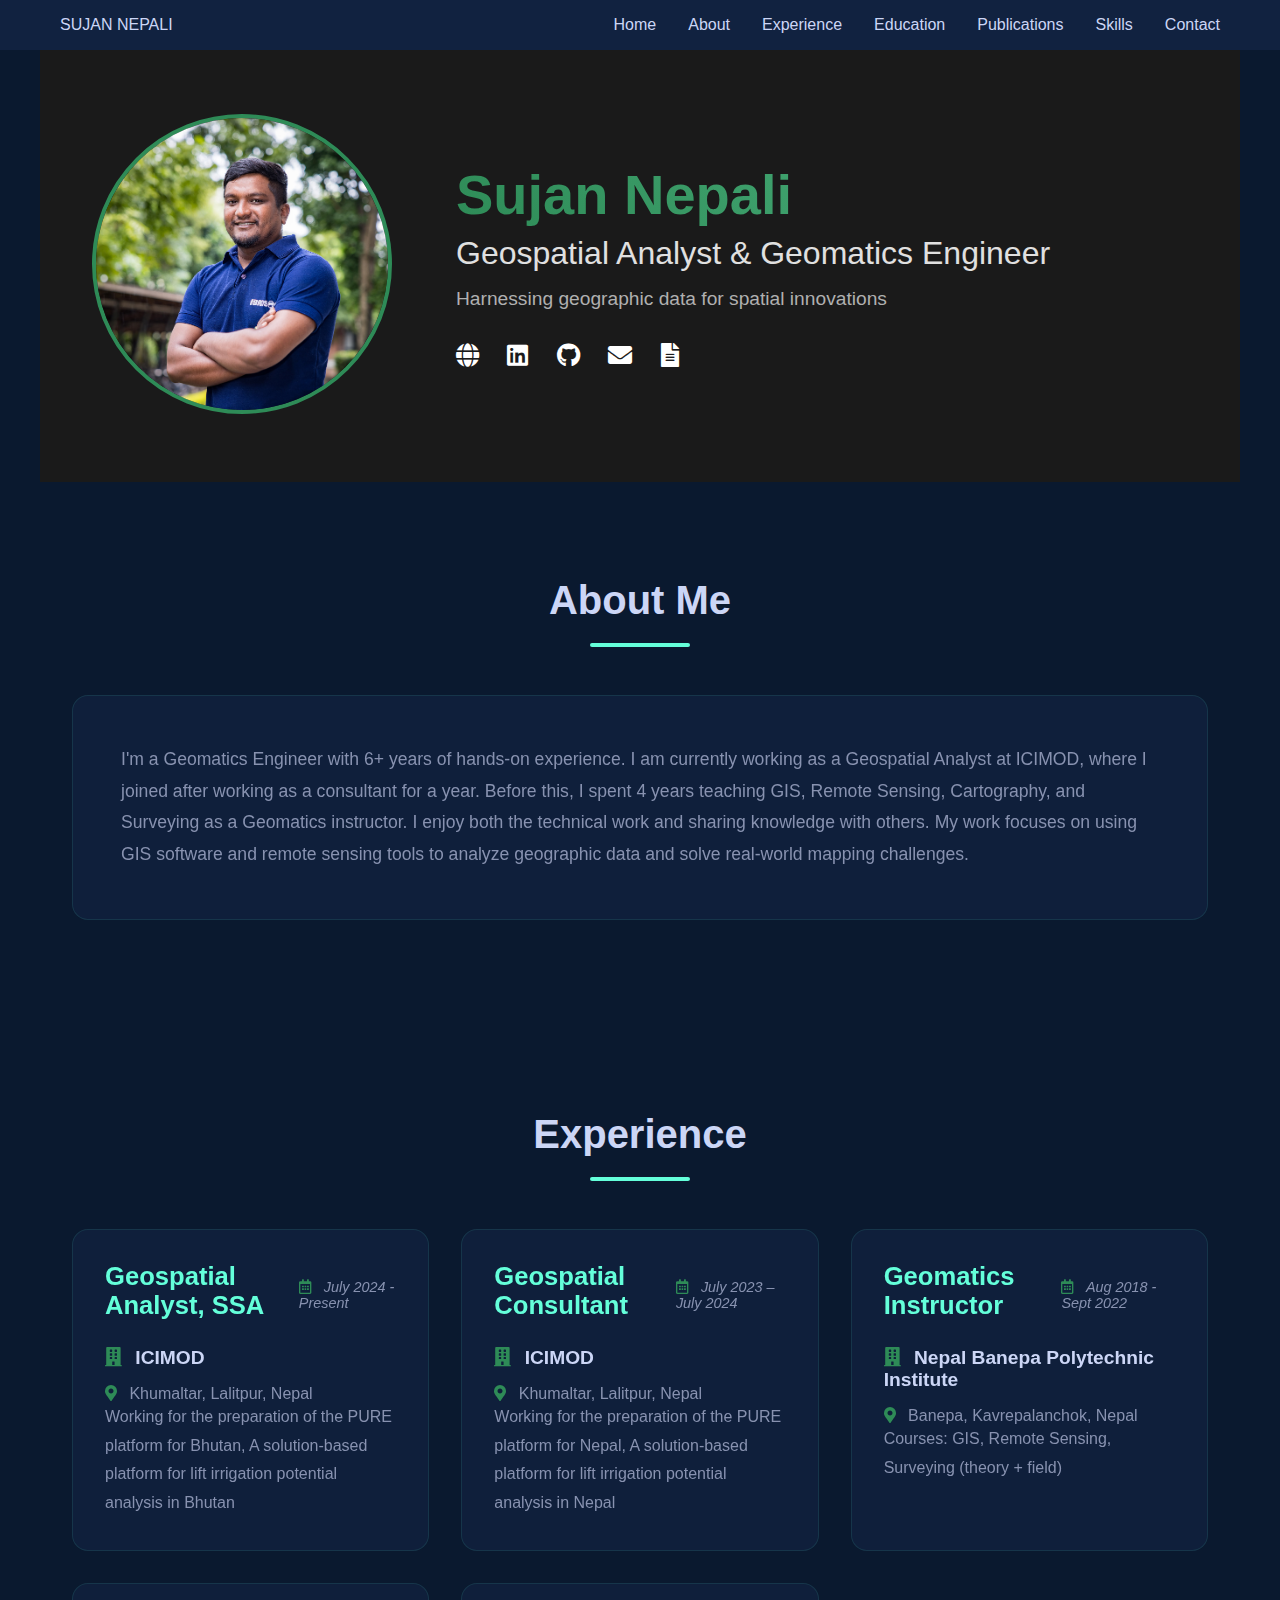
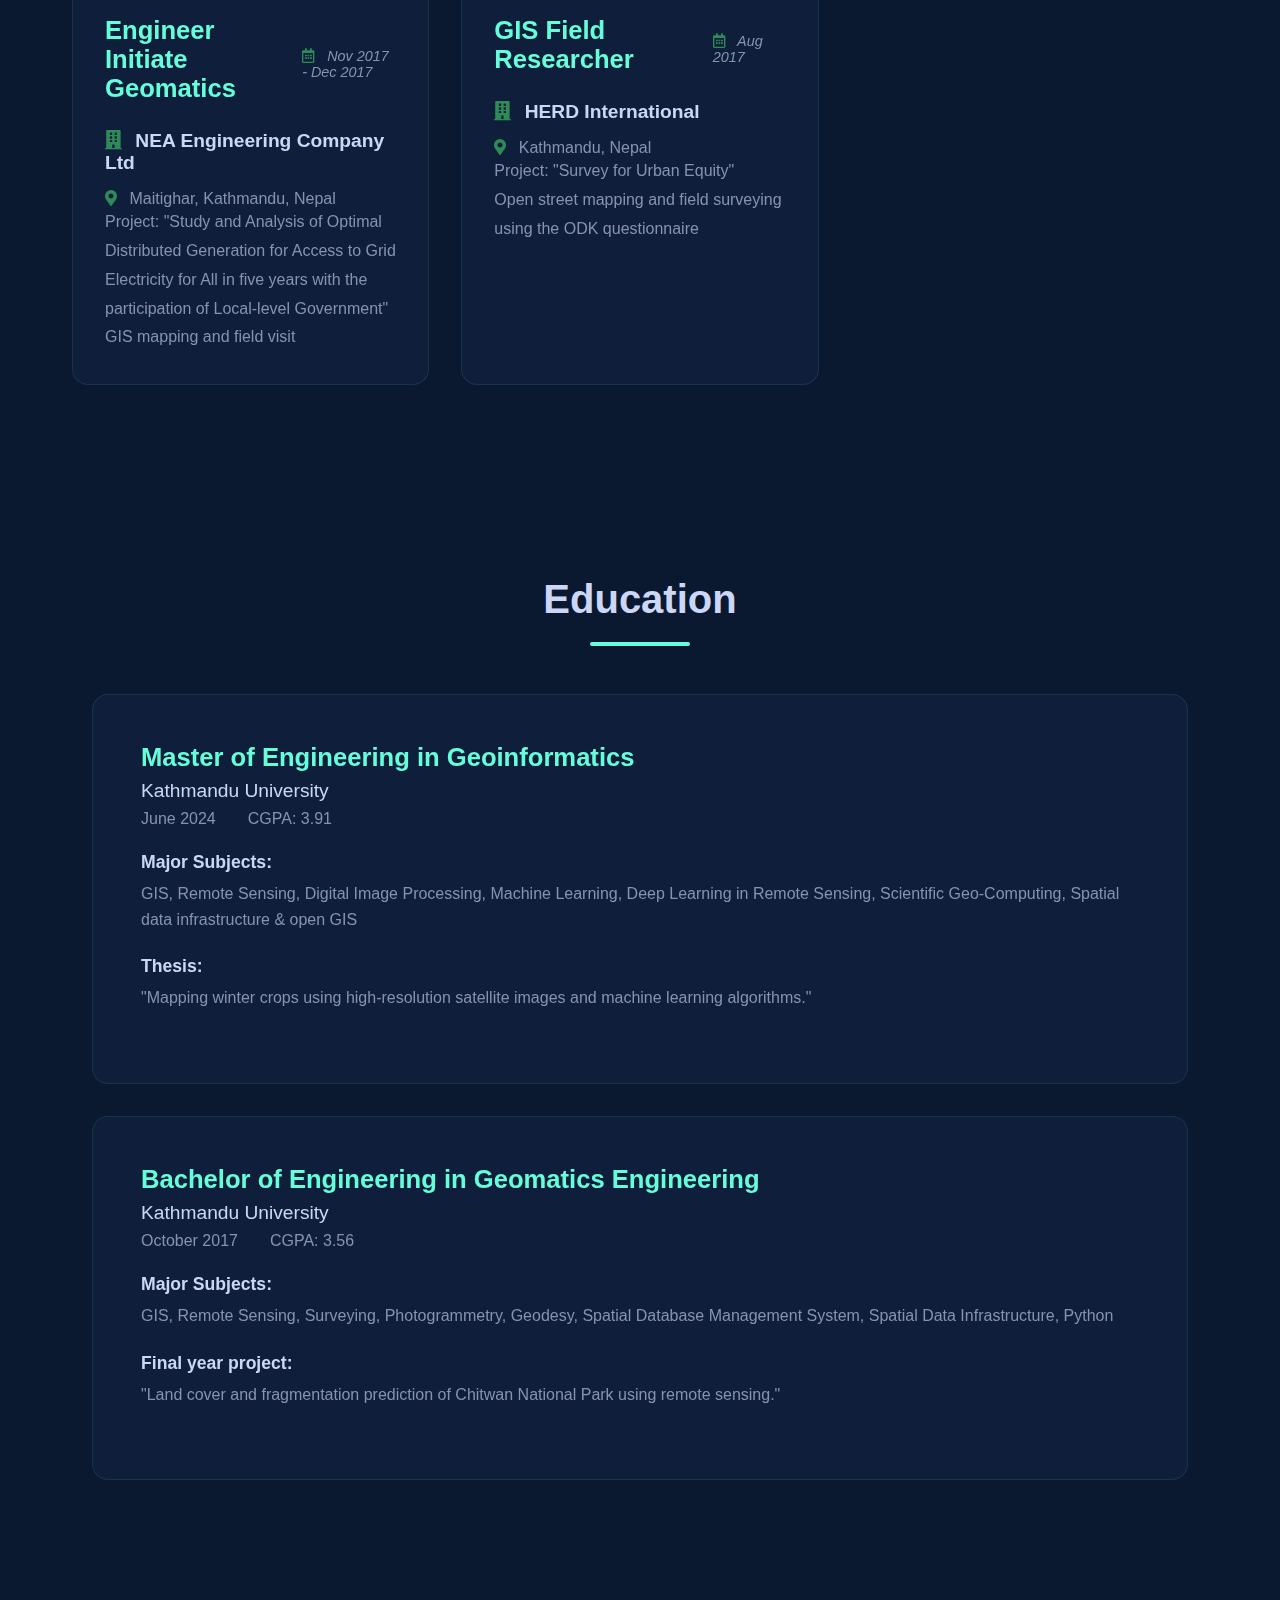
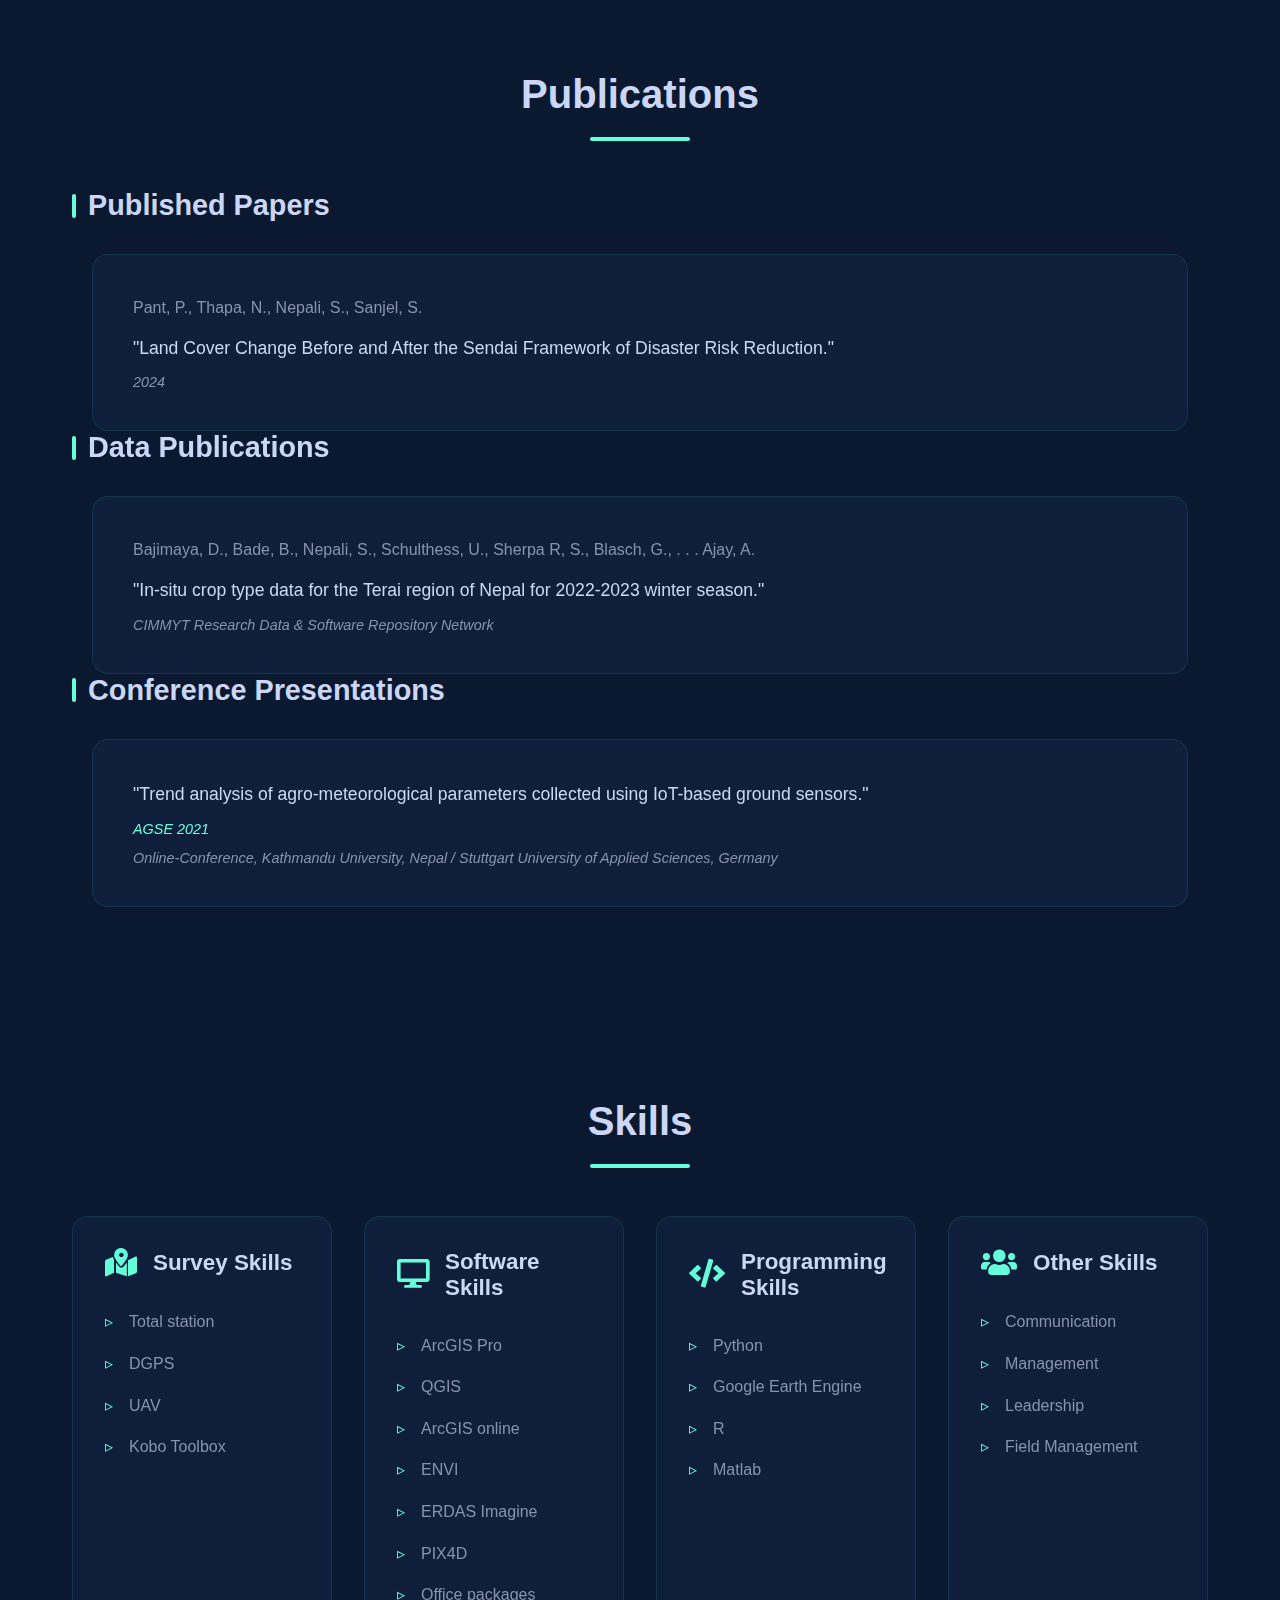
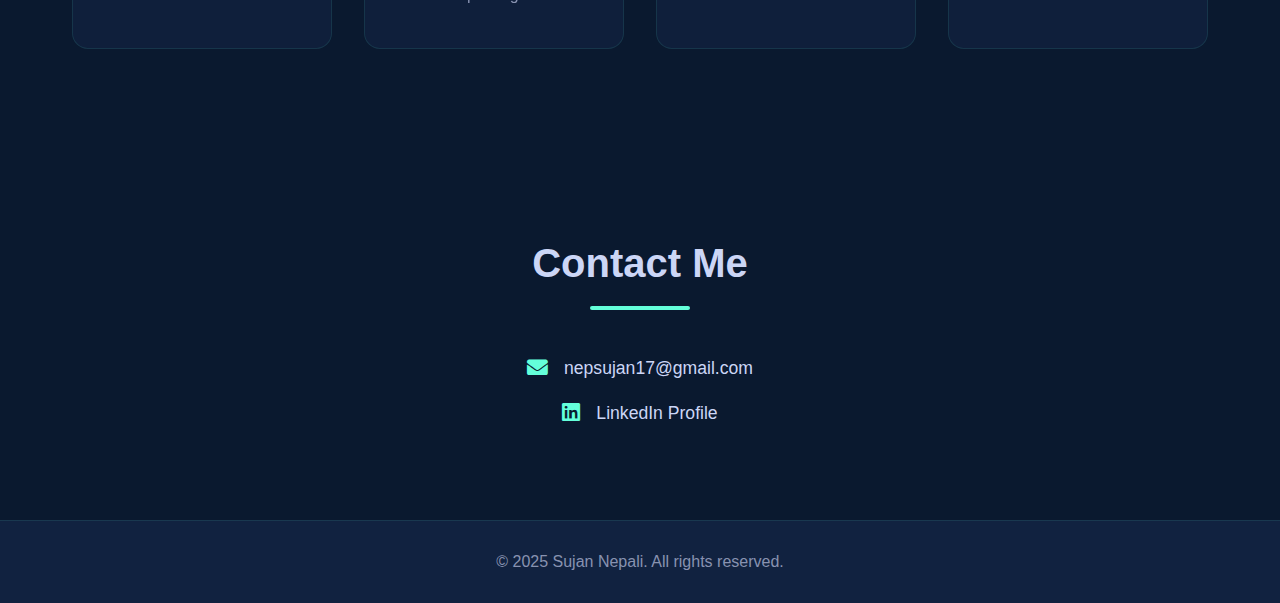
<file: index.html>
<!DOCTYPE html>
<html lang="en">
<head>
    <meta charset="UTF-8">
    <meta name="viewport" content="width=device-width, initial-scale=1.0">
    <title>Sujan Nepali - Portfolio</title>
    <link rel="stylesheet" href="styles.css">
    <!-- Font Awesome for icons -->
    <link rel="stylesheet" href="https://cdnjs.cloudflare.com/ajax/libs/font-awesome/5.15.4/css/all.min.css">
</head>
<body>
    <!-- Header Section -->
    <header>
        <nav>
            <div class="logo">SUJAN NEPALI</div>
            <ul>
                <li><a href="#home">Home</a></li>
                <li><a href="#about">About</a></li>
                <li><a href="#experience">Experience</a></li>
                <li><a href="#education">Education</a></li>
                <li><a href="#publications">Publications</a></li>
                <li><a href="#skills">Skills</a></li>
                <li><a href="#contact">Contact</a></li>
            </ul>
        </nav>
    </header>

    <!-- Hero Section -->
    <section id="home" class="hero">
        <div class="hero-content">
            <div class="hero-image">
                <img src="src/sujan.jpg" alt="Sujan Nepali" class="profile-image">
            </div>
            <div class="hero-text">
                <h1>Sujan Nepali</h1>
                <h2>Geospatial Analyst & Geomatics Engineer</h2>
                <p class="brief-intro">Harnessing geographic data for spatial innovations</p>
                <div class="social-links">
                    <a href="#" title="Website"><i class="fas fa-globe"></i></a>
                    <a href="https://www.linkedin.com/in/sujan-nepali-b45729123/" title="LinkedIn"><i class="fab fa-linkedin"></i></a>
                    <a href="#" title="GitHub"><i class="fab fa-github"></i></a>
                    <a href="mailto:nepsujan17@gmail.com" title="Email"><i class="fas fa-envelope"></i></a>
                    <a href="#" title="Resume"><i class="fas fa-file-alt"></i></a>
                </div>
            </div>
        </div>
    </section>

    <!-- About Section -->
    <section id="about" class="about">
        <h2>About Me</h2>
        <div class="about-content">
            <p>
                I'm a Geomatics Engineer with 6+ years of hands-on experience. I am currently 
                working as a Geospatial Analyst at ICIMOD, where I joined after working as a consultant for a year.

                Before this, I spent 4 years teaching GIS, Remote Sensing, Cartography, and Surveying as 
                a Geomatics instructor. I enjoy both the technical work and sharing knowledge with others.

                My work focuses on using GIS software and remote sensing tools to analyze geographic data 
                and solve real-world mapping challenges.
            </p>
        </div>
    </section>

    <!-- Experience Section -->
    <section id="experience" class="experience">
        <h2>Experience</h2>
        <div class="experience-grid">
            <div class="experience-card">
                <div class="card-content">
                    <div class="experience-header">
                        <h3>Geospatial Analyst, SSA</h3>
                        <span class="duration"><i class="far fa-calendar-alt"></i> July 2024 - Present</span>
                    </div>
                    <h4><i class="fas fa-building"></i> ICIMOD</h4>
                    <p class="location"><i class="fas fa-map-marker-alt"></i> Khumaltar, Lalitpur, Nepal</p>
                    <div class="experience-details">
                        <p>Working for the preparation of the PURE platform for Bhutan, A solution-based platform for lift irrigation potential analysis in Bhutan</p>
                    </div>
                </div>
            </div>

            <div class="experience-card">
                <div class="card-content">
                    <div class="experience-header">
                        <h3>Geospatial Consultant</h3>
                        <span class="duration"><i class="far fa-calendar-alt"></i> July 2023 – July 2024</span>
                    </div>
                    <h4><i class="fas fa-building"></i> ICIMOD</h4>
                    <p class="location"><i class="fas fa-map-marker-alt"></i> Khumaltar, Lalitpur, Nepal</p>
                    <div class="experience-details">
                        <p>Working for the preparation of the PURE platform for Nepal, A solution-based platform for lift irrigation potential analysis in Nepal</p>
                    </div>
                </div>
            </div>

            <div class="experience-card">
                <div class="card-content">
                    <div class="experience-header">
                        <h3>Geomatics Instructor</h3>
                        <span class="duration"><i class="far fa-calendar-alt"></i> Aug 2018 - Sept 2022</span>
                    </div>
                    <h4><i class="fas fa-building"></i> Nepal Banepa Polytechnic Institute</h4>
                    <p class="location"><i class="fas fa-map-marker-alt"></i> Banepa, Kavrepalanchok, Nepal</p>
                    <div class="experience-details">
                        <p>Courses: GIS, Remote Sensing, Surveying (theory + field)</p>
                    </div>
                </div>
            </div>

            <div class="experience-card">
                <div class="card-content">
                    <div class="experience-header">
                        <h3>Engineer Initiate Geomatics</h3>
                        <span class="duration"><i class="far fa-calendar-alt"></i> Nov 2017 - Dec 2017</span>
                    </div>
                    <h4><i class="fas fa-building"></i> NEA Engineering Company Ltd</h4>
                    <p class="location"><i class="fas fa-map-marker-alt"></i> Maitighar, Kathmandu, Nepal</p>
                    <div class="experience-details">
                        <p>Project: "Study and Analysis of Optimal Distributed Generation for Access to Grid Electricity for All in five years with the participation of Local-level Government"<br>
                        GIS mapping and field visit</p>
                    </div>
                </div>
            </div>

            <div class="experience-card">
                <div class="card-content">
                    <div class="experience-header">
                        <h3>GIS Field Researcher</h3>
                        <span class="duration"><i class="far fa-calendar-alt"></i> Aug 2017</span>
                    </div>
                    <h4><i class="fas fa-building"></i> HERD International</h4>
                    <p class="location"><i class="fas fa-map-marker-alt"></i> Kathmandu, Nepal</p>
                    <div class="experience-details">
                        <p>Project: "Survey for Urban Equity"<br>
                        Open street mapping and field surveying using the ODK questionnaire</p>
                    </div>
                </div>
            </div>
        </div>
    </section>

    <!-- Education Section -->
    <section id="education" class="education">
        <h2>Education</h2>
        <div class="education-grid">
            <div class="education-card">
                <div class="education-header">
                    <h3>Master of Engineering in Geoinformatics</h3>
                    <p class="university">Kathmandu University</p>
                    <div class="edu-meta">
                        <span class="year">June 2024</span>
                        <span class="gpa">CGPA: 3.91</span>
                    </div>
                </div>
                <div class="education-content">
                    <div class="major-subjects">
                        <h4>Major Subjects:</h4>
                        <p>GIS, Remote Sensing, Digital Image Processing, Machine Learning, Deep Learning in Remote Sensing, Scientific Geo-Computing, Spatial data infrastructure & open GIS</p>
                    </div>
                    <div class="thesis">
                        <h4>Thesis:</h4>
                        <p>"Mapping winter crops using high-resolution satellite images and machine learning algorithms."</p>
                    </div>
                </div>
            </div>

            <div class="education-card">
                <div class="education-header">
                    <h3>Bachelor of Engineering in Geomatics Engineering</h3>
                    <p class="university">Kathmandu University</p>
                    <div class="edu-meta">
                        <span class="year">October 2017</span>
                        <span class="gpa">CGPA: 3.56</span>
                    </div>
                </div>
                <div class="education-content">
                    <div class="major-subjects">
                        <h4>Major Subjects:</h4>
                        <p>GIS, Remote Sensing, Surveying, Photogrammetry, Geodesy, Spatial Database Management System, Spatial Data Infrastructure, Python</p>
                    </div>
                    <div class="thesis">
                        <h4>Final year project:</h4>
                        <p>"Land cover and fragmentation prediction of Chitwan National Park using remote sensing."</p>
                    </div>
                </div>
            </div>
        </div>
    </section>

    <!-- Publications Section -->
    <section id="publications" class="publications">
        <h2>Publications</h2>
        <div class="publications-container">
            <!-- Published Papers -->
            <div class="pub-category">
                <h3>Published Papers</h3>
                <div class="pub-card">
                    <div class="pub-content">
                        <p class="authors">Pant, P., Thapa, N., Nepali, S., Sanjel, S.</p>
                        <p class="title">"Land Cover Change Before and After the Sendai Framework of Disaster Risk Reduction."</p>
                        <p class="year">2024</p>
                    </div>
                </div>
            </div>

            <!-- Data Publications -->
            <div class="pub-category">
                <h3>Data Publications</h3>
                <div class="pub-card">
                    <div class="pub-content">
                        <p class="authors">Bajimaya, D., Bade, B., Nepali, S., Schulthess, U., Sherpa R, S., Blasch, G., . . . Ajay, A.</p>
                        <p class="title">"In-situ crop type data for the Terai region of Nepal for 2022-2023 winter season."</p>
                        <p class="publisher">CIMMYT Research Data & Software Repository Network</p>
                    </div>
                </div>
            </div>

            <!-- Conference Presentations -->
            <div class="pub-category">
                <h3>Conference Presentations</h3>
                <div class="pub-card">
                    <div class="pub-content">
                        <p class="title">"Trend analysis of agro-meteorological parameters collected using IoT-based ground sensors."</p>
                        <p class="conference">AGSE 2021</p>
                        <p class="venue">Online-Conference, Kathmandu University, Nepal / Stuttgart University of Applied Sciences, Germany</p>
                    </div>
                </div>
            </div>
        </div>
    </section>

    <!-- Skills Section -->
    <section id="skills" class="skills">
        <h2>Skills</h2>
        <div class="skills-container">
            <div class="skill-card">
                <div class="skill-header">
                    <i class="fas fa-map-marked-alt"></i>
                    <h3>Survey Skills</h3>
                </div>
                <div class="skill-content">
                    <ul>
                        <li>Total station</li>
                        <li>DGPS</li>
                        <li>UAV</li>
                        <li>Kobo Toolbox</li>
                    </ul>
                </div>
            </div>

            <div class="skill-card">
                <div class="skill-header">
                    <i class="fas fa-desktop"></i>
                    <h3>Software Skills</h3>
                </div>
                <div class="skill-content">
                    <ul>
                        <li>ArcGIS Pro</li>
                        <li>QGIS</li>
                        <li>ArcGIS online</li>
                        <li>ENVI</li>
                        <li>ERDAS Imagine</li>
                        <li>PIX4D</li>
                        <li>Office packages</li>
                    </ul>
                </div>
            </div>

            <div class="skill-card">
                <div class="skill-header">
                    <i class="fas fa-code"></i>
                    <h3>Programming Skills</h3>
                </div>
                <div class="skill-content">
                    <ul>
                        <li>Python</li>
                        <li>Google Earth Engine</li>
                        <li>R</li>
                        <li>Matlab</li>
                    </ul>
                </div>
            </div>

            <div class="skill-card">
                <div class="skill-header">
                    <i class="fas fa-users"></i>
                    <h3>Other Skills</h3>
                </div>
                <div class="skill-content">
                    <ul>
                        <li>Communication</li>
                        <li>Management</li>
                        <li>Leadership</li>
                        <li>Field Management</li>
                    </ul>
                </div>
            </div>
        </div>
    </section>

    <!-- Contact Section -->
    <section id="contact" class="contact">
        <h2>Contact Me</h2>
        <div class="contact-info">
            <div class="contact-item">
                <i class="fas fa-envelope"></i>
                <a href="mailto:nepsujan17@gmail.com">nepsujan17@gmail.com</a>
            </div>
            <div class="contact-item">
                <i class="fab fa-linkedin"></i>
                <a href="https://www.linkedin.com/in/sujan-nepali-b45729123/">LinkedIn Profile</a>
            </div>
        </div>
    </section>

    <!-- Footer -->
    <footer>
        <p>&copy; 2025 Sujan Nepali. All rights reserved.</p>
    </footer>
</body>
</html>
</file>
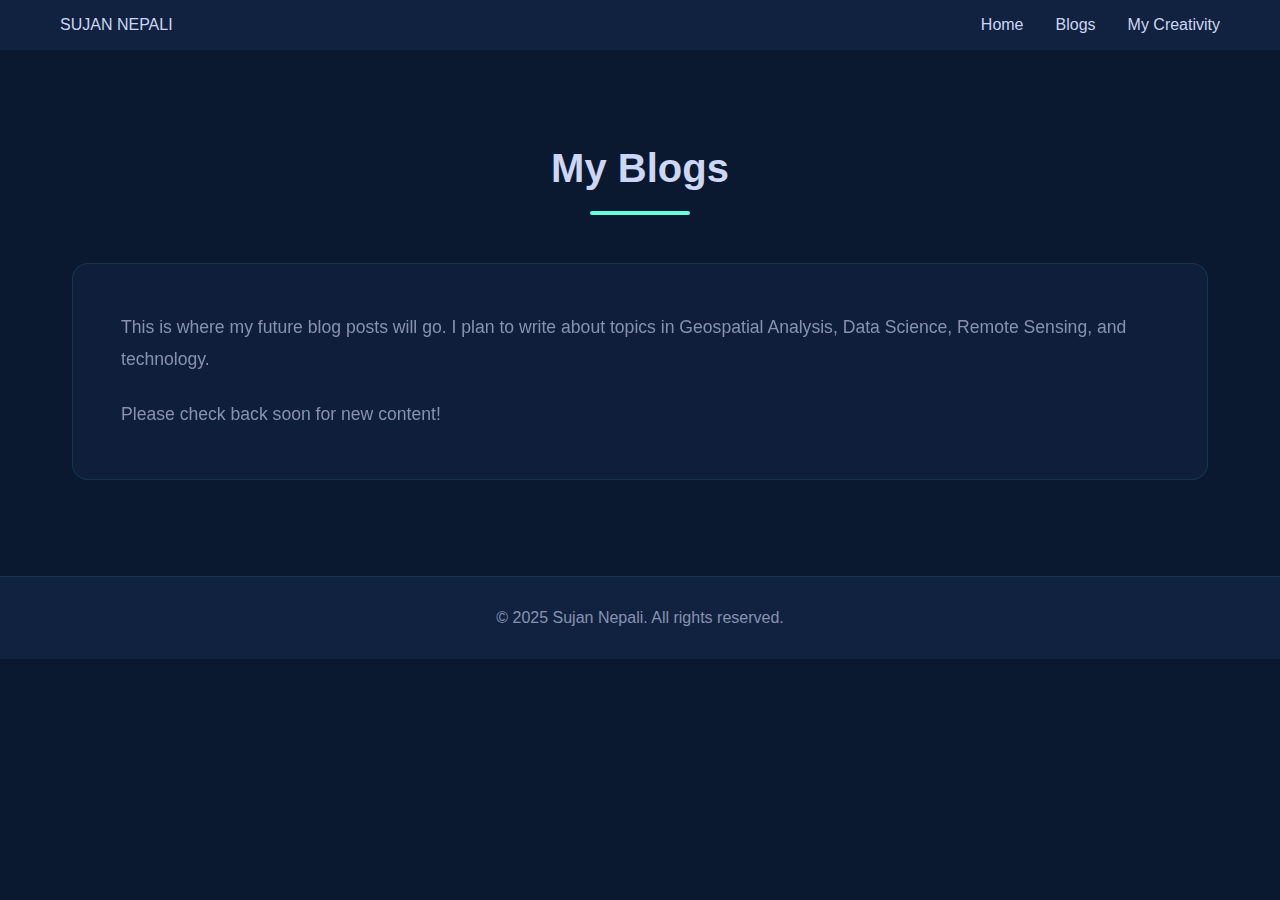
<file: blogs.html>
<!DOCTYPE html>
<html lang="en">
<head>
    <meta charset="UTF-8">
    <meta name="viewport" content="width=device-width, initial-scale=1.0">
    <title>Blogs - Sujan Nepali</title>
    <link rel="stylesheet" href="styles.css">
    <!-- Icon Libraries -->
    <link rel="stylesheet" href="https://cdnjs.cloudflare.com/ajax/libs/font-awesome/5.15.4/css/all.min.css">
    <link rel="stylesheet" href="https://cdn.jsdelivr.net/npm/bootstrap-icons@1.10.0/font/bootstrap-icons.css">
</head>
<body>

    <!-- Header Section -->
    <header>
        <nav>
            <div class="logo">SUJAN NEPALI</div>
            <ul>
                <!-- Link back to the main page -->
                <li><a href="index.html">Home</a></li>
                <!-- Link to this page (can be styled as active) -->
                <li><a href="blogs.html">Blogs</a></li>
                <!-- Link to this page (can be styled as active) -->
                <li><a href="mycreativity.html">My Creativity</a></li>
            </ul>
        </nav>
    </header>

    <!-- Main Content for the Blogs Page -->
    <main>
        <section id="blogs-content" class="about"> <!-- Reuse 'about' style for consistency -->
            <h2>My Blogs</h2>
            <div class="about-content">
                <p>
                    This is where my future blog posts will go. I plan to write about topics in Geospatial Analysis,
                    Data Science, Remote Sensing, and technology. 
                </p>
                <p>
                    Please check back soon for new content!
                </p>
            </div>
        </section>
    </main>
    
    <!-- Footer -->
    <footer>
        <p>© 2025 Sujan Nepali. All rights reserved.</p>
    </footer>

</body>
</html>
</file>
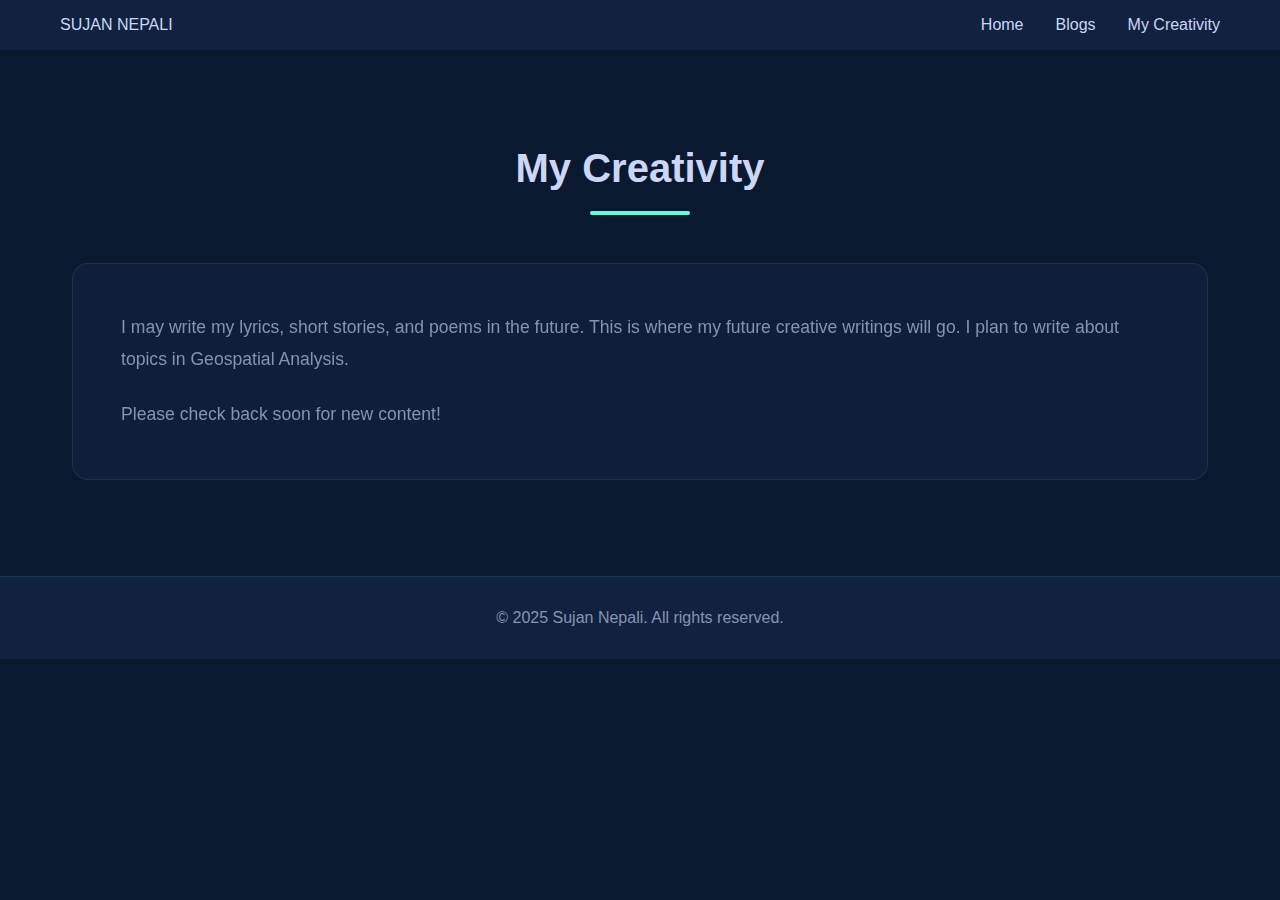
<file: mycreativity.html>
<!DOCTYPE html>
<html lang="en">
<head>
    <meta charset="UTF-8">
    <meta name="viewport" content="width=device-width, initial-scale=1.0">
    <title>My Creativity - Sujan Nepali</title>
    <link rel="stylesheet" href="styles.css">
    <!-- Icon Libraries -->
    <link rel="stylesheet" href="https://cdnjs.cloudflare.com/ajax/libs/font-awesome/5.15.4/css/all.min.css">
    <link rel="stylesheet" href="https://cdn.jsdelivr.net/npm/bootstrap-icons@1.10.0/font/bootstrap-icons.css">
</head>
<body>

    <!-- Header Section -->
    <header>
        <nav>
            <div class="logo">SUJAN NEPALI</div>
            <ul>
                <!-- Link back to the main page -->
                <li><a href="index.html">Home</a></li>
                <!-- Link to this page (can be styled as active) -->
                <li><a href="blogs.html">Blogs</a></li>
                <!-- Link to this page (can be styled as active) -->
                <li><a href="mycreativity.html">My Creativity</a></li>
            </ul>
        </nav>
    </header>

    <!-- Main Content for the My creativity Page -->
    <main>
        <section id="blogs-content" class="about"> <!-- Reuse 'about' style for consistency -->
            <h2>My Creativity</h2>
            <div class="about-content">
                <p>
                    I may write my lyrics, short stories, and poems in the future.
                    This is where my future creative writings will go. I plan to write about topics in Geospatial Analysis.
                </p>
                <p>
                    Please check back soon for new content!
                </p>
            </div>
        </section>
    </main>
    
    <!-- Footer -->
    <footer>
        <p>© 2025 Sujan Nepali. All rights reserved.</p>
    </footer>

</body>
</html>
</file>
<file: styles.css>
/* Base Styles */
* {
    margin: 0;
    padding: 0;
    box-sizing: border-box;
}

:root {
    --bg-primary: #0a192f;    /* Dark navy background */
    --bg-secondary: #112240;  /* Lighter navy for sections */
    --text-primary: #ccd6f6;  /* Soft white for main text */
    --text-secondary: #8892b0; /* Muted blue-gray for secondary text */
    --accent: #64ffda;        /* Mint green for accents */
    --card-bg: rgba(17, 34, 64, 0.7); /* Semi-transparent navy for cards */
}

body {
    background-color: var(--bg-primary);
    color: var(--text-primary);
    margin: 0;
    padding: 0;
    font-family: Arial, sans-serif;
}

/* Header & Navigation */
header {
    background-color: var(--bg-secondary);
    padding: 1rem 0;
    position: sticky;
    top: 0;
    z-index: 100;
}

nav {
    max-width: 1200px;
    margin: 0 auto;
    padding: 0 20px;
    display: flex;
    justify-content: space-between;
    align-items: center;
}

nav ul {
    display: flex;
    list-style: none;
    gap: 2rem;
}

nav a {
    color: var(--text-primary);
    text-decoration: none;
}

/* Sections */
section {
    padding: 80px 0;
    max-width: 1200px;
    margin: 0 auto;
    padding: 0 20px;
}

/* Hero Section */ 
.hero {
    background-color: #1a1a1a;
    color: white;
    padding: 4rem 2rem;
}

.hero-content {
    max-width: 1200px;
    margin: 0 auto;
    padding: 0 20px;
    display: flex;
    align-items: center;
    gap: 4rem;
}

.hero-image {
    flex-shrink: 0;
}

.profile-image {
    width: 300px;
    height: 300px;
    border-radius: 50%;
    object-fit: cover;
    border: 4px solid #2e8b57;
}

.hero-text {
    flex-grow: 1;
}

.hero-text h1 {
    font-size: 3.5rem;
    margin: 0;
    background: linear-gradient(45deg, #2e8b57, #4fb783);
    -webkit-background-clip: text;
    -webkit-text-fill-color: transparent;
}

.hero-text h2 {
    font-size: 2rem;
    margin: 0.5rem 0;
    color: #e0e0e0;
    font-weight: normal;
}

.brief-intro {
    font-size: 1.2rem;
    color: #b0b0b0;
    margin: 1rem 0;
}

.social-links {
    margin-top: 2rem;
}

.social-links a {
    color: white;
    font-size: 1.5rem;
    margin-right: 1.5rem;
    transition: color 0.3s ease;
}

.social-links a:hover {
    color: #2e8b57;
}

/* Experience Cards */
.experience {
    padding: 6rem 2rem;
    background-color: var(--bg-primary);
}

.experience h2 {
    font-size: 2.5rem;
    color: var(--text-primary);
    margin-bottom: 3rem;
    text-align: center;
    position: relative;
}

.experience h2:after {
    content: '';
    display: block;
    width: 100px;
    height: 4px;
    background: var(--accent);
    margin: 20px auto;
    border-radius: 2px;
}

.experience-grid {
    display: grid;
    grid-template-columns: repeat(auto-fit, minmax(300px, 1fr));
    gap: 2rem;
    max-width: 1200px;
    margin: 0 auto;
}

.experience-card {
    background: var(--card-bg);
    border-radius: 16px;
    padding: 2rem;
    border: 1px solid rgba(100, 255, 218, 0.1);
    transition: transform 0.3s ease, box-shadow 0.3s ease;
    backdrop-filter: blur(10px);
}

.experience-card:hover {
    transform: translateY(-5px);
    box-shadow: 0 10px 20px rgba(0, 0, 0, 0.2);
    border-color: var(--accent);
}

.experience-header {
    display: flex;
    justify-content: space-between;
    align-items: center;
    margin-bottom: 1.2rem;
}

.experience-header h3 {
    font-size: 1.6rem;
    color: var(--accent);
    margin-bottom: 0.5rem;
}

.duration {
    color: var(--text-secondary);
    font-size: 0.9rem;
    font-style: italic;
}

.card-content h4 {
    color: var(--text-primary);
    font-size: 1.2rem;
    margin: 1rem 0;
}

.location {
    color: var(--text-secondary);
}

.experience-details p {
    color: var(--text-secondary);
    line-height: 1.8;
}

.experience-card i {
    margin-right: 0.5rem;
    color: #2e8b57;
}

/* Contact Section */
.contact {
    padding: 6rem 2rem;
    background-color: var(--bg-primary);
    text-align: center;
}

.contact h2 {
    font-size: 2.5rem;
    color: var(--text-primary);
    margin-bottom: 3rem;
    position: relative;
}

.contact h2:after {
    content: '';
    display: block;
    width: 100px;
    height: 4px;
    background: var(--accent);
    margin: 20px auto;
    border-radius: 2px;
}

.contact-content {
    max-width: 1200px;
    margin: 0 auto;
    padding: 0 20px;
    background: var(--card-bg);
    padding: 3rem;
    border-radius: 16px;
    border: 1px solid rgba(100, 255, 218, 0.1);
    backdrop-filter: blur(10px);
}

.contact-info {
    display: flex;
    flex-direction: column;
    align-items: center;
    gap: 1.5rem;
}

.contact-item {
    display: flex;
    align-items: center;
    gap: 1rem;
    transition: transform 0.3s ease;
}

.contact-item:hover {
    transform: translateY(-2px);
}

.contact-item a {
    color: var(--text-primary);
    text-decoration: none;
    font-size: 1.1rem;
    transition: color 0.3s ease;
}

.contact-item a:hover {
    color: var(--accent);
}

.contact-item i {
    color: var(--accent);
    font-size: 1.3rem;
}

/* Buttons */
.cta-buttons {
    display: flex;
    gap: 1.5rem;
    margin-top: 2.5rem;
    justify-content: center;
}

.primary-btn, .secondary-btn {
    padding: 1rem 2rem;
    border-radius: 8px;
    font-size: 1.1rem;
    font-weight: 600;
    text-decoration: none;
    transition: all 0.3s ease;
    position: relative;
    overflow: hidden;
}

.primary-btn {
    background-color: var(--accent);
    color: var(--bg-primary);
}

.primary-btn:hover {
    background-color: transparent;
    color: var(--accent);
    box-shadow: 0 0 20px rgba(100, 255, 218, 0.3);
}

.secondary-btn {
    border: 2px solid var(--accent);
    color: var(--accent);
}

.secondary-btn:hover {
    background-color: rgba(100, 255, 218, 0.1);
    box-shadow: 0 0 20px rgba(100, 255, 218, 0.3);
}

/* Footer */
footer {
    background-color: var(--bg-secondary);
    color: var(--text-secondary);
    text-align: center;
    padding: 2rem;
    margin-top: 0;
    border-top: 1px solid rgba(100, 255, 218, 0.1);
}

/* Headings */
h1, h2, h3, h4 {
    color: var(--text-primary);
    margin: 0;
}

.tagline {
    color: var(--accent);
    font-size: 1.2rem;
}

/* About Section Spacing */
.about-content {
    max-width: 1200px;
    margin: 0 auto;
    padding: 0 20px;
    line-height: 1.8;  /* Increased line height for better text spacing */
}

/* About Section */
.about {
    padding: 6rem 2rem;
    background-color: var(--bg-primary);
}

.about h2 {
    font-size: 2.5rem;
    color: var(--text-primary);
    text-align: center;
    margin-bottom: 3rem;
    position: relative;
}

.about h2:after {
    content: '';
    display: block;
    width: 100px;
    height: 4px;
    background: var(--accent);
    margin: 20px auto;
    border-radius: 2px;
}

.about-content {
    background: var(--card-bg);
    padding: 3rem;
    border-radius: 16px;
    border: 1px solid rgba(100, 255, 218, 0.1);
    backdrop-filter: blur(10px);
}

.about-content p {
    color: var(--text-secondary);
    line-height: 1.8;
    margin-bottom: 1.5rem;
    font-size: 1.1rem;
}

.about-content p:last-child {
    margin-bottom: 0;
}

/* Responsive design */
@media (max-width: 768px) {
    .hero-content {
        flex-direction: column;
        text-align: center;
        gap: 2rem;
    }

    .profile-image {
        width: 200px;
        height: 200px;
    }

    .hero-text h1 {
        font-size: 2.5rem;
    }

    .hero-text h2 {
        font-size: 1.5rem;
    }

    .experience-header {
        flex-direction: column;
        align-items: flex-start;
        gap: 0.5rem;
    }
}

/* Education Section */
.education {
    padding: 6rem 2rem;
    background-color: var(--bg-primary);
}

.education h2 {
    font-size: 2.5rem;
    color: var(--text-primary);
    margin-bottom: 3rem;
    text-align: center;
    position: relative;
}

.education h2:after {
    content: '';
    display: block;
    width: 100px;
    height: 4px;
    background: var(--accent);
    margin: 20px auto;
    border-radius: 2px;
}

.education-grid {
    display: grid;
    grid-template-columns: 1fr;
    gap: 2rem;
    max-width: 1200px;
    margin: 0 auto;
}

.education-card {
    background: var(--card-bg);
    border-radius: 16px;
    padding: 2.5rem;
    border: 1px solid rgba(100, 255, 218, 0.1);
    transition: transform 0.3s ease, box-shadow 0.3s ease;
    backdrop-filter: blur(10px);
    margin: 0 20px;
}

.education-card:hover {
    transform: translateY(-5px);
    box-shadow: 0 10px 20px rgba(0, 0, 0, 0.2);
    border-color: var(--accent);
}

.education-header h3 {
    font-size: 1.6rem;
    color: var(--accent);
    margin-bottom: 0.5rem;
}

.university {
    color: var(--text-primary);
    font-size: 1.2rem;
    margin-bottom: 0.5rem;
}

.edu-meta {
    display: flex;
    gap: 2rem;
    color: var(--text-secondary);
    font-size: 1rem;
    margin-bottom: 1.5rem;
}

.education-content {
    margin-top: 1.5rem;
}

.major-subjects, .thesis {
    margin-bottom: 1.5rem;
}

.education-content h4 {
    color: var(--text-primary);
    font-size: 1.1rem;
    margin-bottom: 0.5rem;
}

.education-content p {
    color: var(--text-secondary);
    line-height: 1.6;
}

/* Media Query for larger screens */
@media (min-width: 768px) {
    .education-card {
        padding: 3rem;
    }
}

/* Publications Section */
.publications {
    padding: 6rem 2rem;
    background-color: var(--bg-primary);
}

.publications h2 {
    font-size: 2.5rem;
    color: var(--text-primary);
    margin-bottom: 3rem;
    text-align: center;
    position: relative;
}

.publications h2:after {
    content: '';
    display: block;
    width: 100px;
    height: 4px;
    background: var(--accent);
    margin: 20px auto;
    border-radius: 2px;
}

.publications-container {
    max-width: 1200px;
    margin: 0 auto;
}

.pub-category {
    display: flex;
    flex-direction: column;
    gap: 1.5rem;
}

.pub-category h3 {
    font-size: 1.8rem;
    color: var(--text-primary);
    position: relative;
    padding-left: 1rem;
    margin-bottom: 0.5rem;
}

.pub-category h3:before {
    content: '';
    position: absolute;
    left: 0;
    top: 50%;
    transform: translateY(-50%);
    width: 4px;
    height: 24px;
    background-color: var(--accent);
    border-radius: 2px;
}

.pub-card {
    background: var(--card-bg);
    border-radius: 16px;
    padding: 2rem;
    border: 1px solid rgba(100, 255, 218, 0.1);
    transition: transform 0.3s ease, box-shadow 0.3s ease;
    backdrop-filter: blur(10px);
    margin: 0 20px;
}

.pub-card:hover {
    transform: translateY(-5px);
    box-shadow: 0 10px 20px rgba(0, 0, 0, 0.2);
    border-color: var(--accent);
}

.pub-content {
    display: flex;
    flex-direction: column;
    gap: 0.8rem;
}

.pub-content .authors {
    color: var(--text-secondary);
    font-size: 1rem;
    line-height: 1.6;
}

.pub-content .title {
    color: var(--text-primary);
    font-size: 1.1rem;
    font-weight: 500;
    line-height: 1.6;
}

.pub-content .year,
.pub-content .publisher,
.pub-content .conference,
.pub-content .venue {
    color: var(--text-secondary);
    font-size: 0.9rem;
    font-style: italic;
}

.pub-content .conference {
    color: var(--accent);
    font-weight: 500;
}

/* Media Query for larger screens */
@media (min-width: 768px) {
    .pub-card {
        padding: 2.5rem;
    }
}

/* Skills Section */
.skills {
    padding: 6rem 2rem;
    background-color: var(--bg-primary);
}

.skills h2 {
    font-size: 2.5rem;
    color: var(--text-primary);
    margin-bottom: 3rem;
    text-align: center;
    position: relative;
}

.skills h2:after {
    content: '';
    display: block;
    width: 100px;
    height: 4px;
    background: var(--accent);
    margin: 20px auto;
    border-radius: 2px;
}

.skills-container {
    display: grid;
    grid-template-columns: repeat(auto-fit, minmax(250px, 1fr));
    gap: 2rem;
    max-width: 1200px;
    margin: 0 auto;
}

.skill-card {
    background: var(--card-bg);
    border-radius: 16px;
    padding: 2rem;
    border: 1px solid rgba(100, 255, 218, 0.1);
    transition: transform 0.3s ease, box-shadow 0.3s ease;
    backdrop-filter: blur(10px);
}

.skill-card:hover {
    transform: translateY(-5px);
    box-shadow: 0 10px 20px rgba(0, 0, 0, 0.2);
    border-color: var(--accent);
}

.skill-header {
    display: flex;
    align-items: center;
    gap: 1rem;
    margin-bottom: 1.5rem;
}

.skill-header i {
    font-size: 1.8rem;
    color: var(--accent);
}

.skill-header h3 {
    font-size: 1.4rem;
    color: var(--text-primary);
}

.skill-content ul {
    list-style: none;
    padding: 0;
}

.skill-content li {
    color: var(--text-secondary);
    padding: 0.5rem 0;
    position: relative;
    padding-left: 1.5rem;
    line-height: 1.6;
}

.skill-content li:before {
    content: '▹';
    position: absolute;
    left: 0;
    color: var(--accent);
}

/* Media Query for smaller screens */
@media (max-width: 768px) {
    .skills-container {
        grid-template-columns: 1fr;
    }
}
</file>
